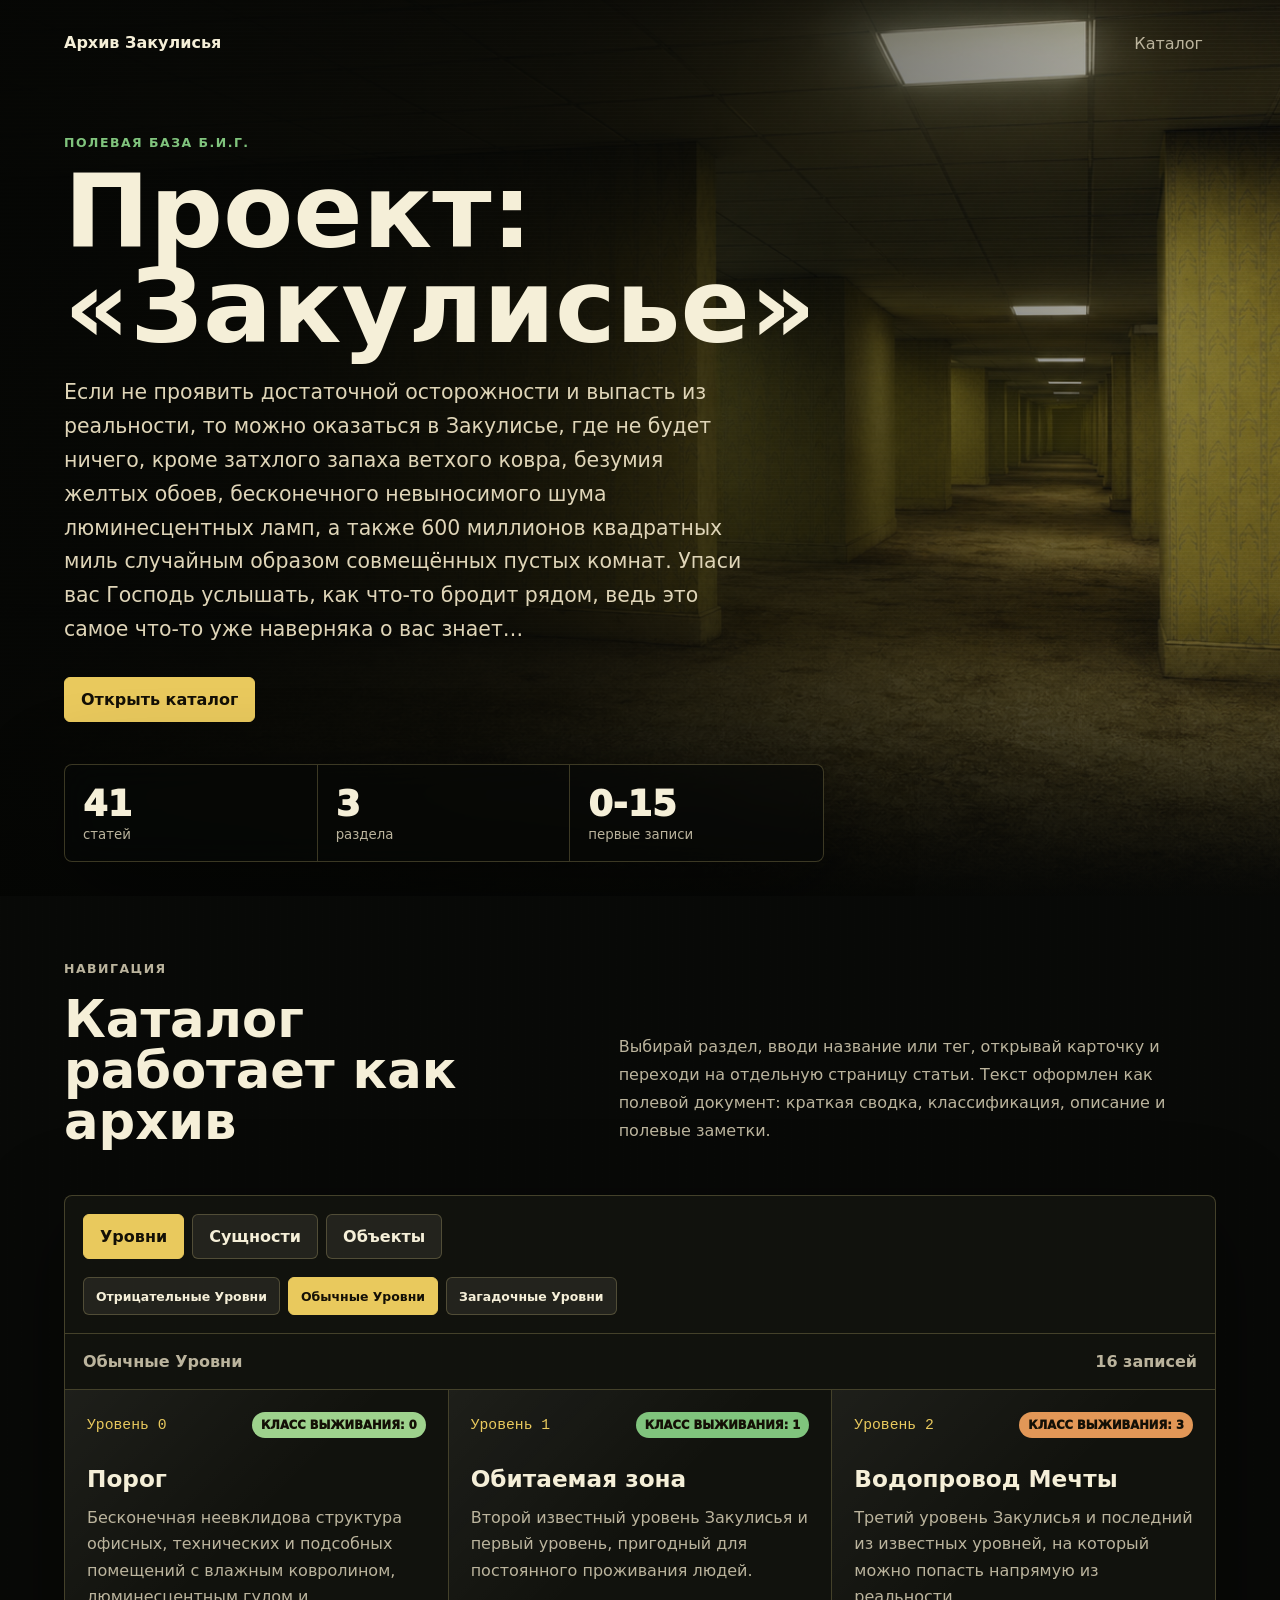
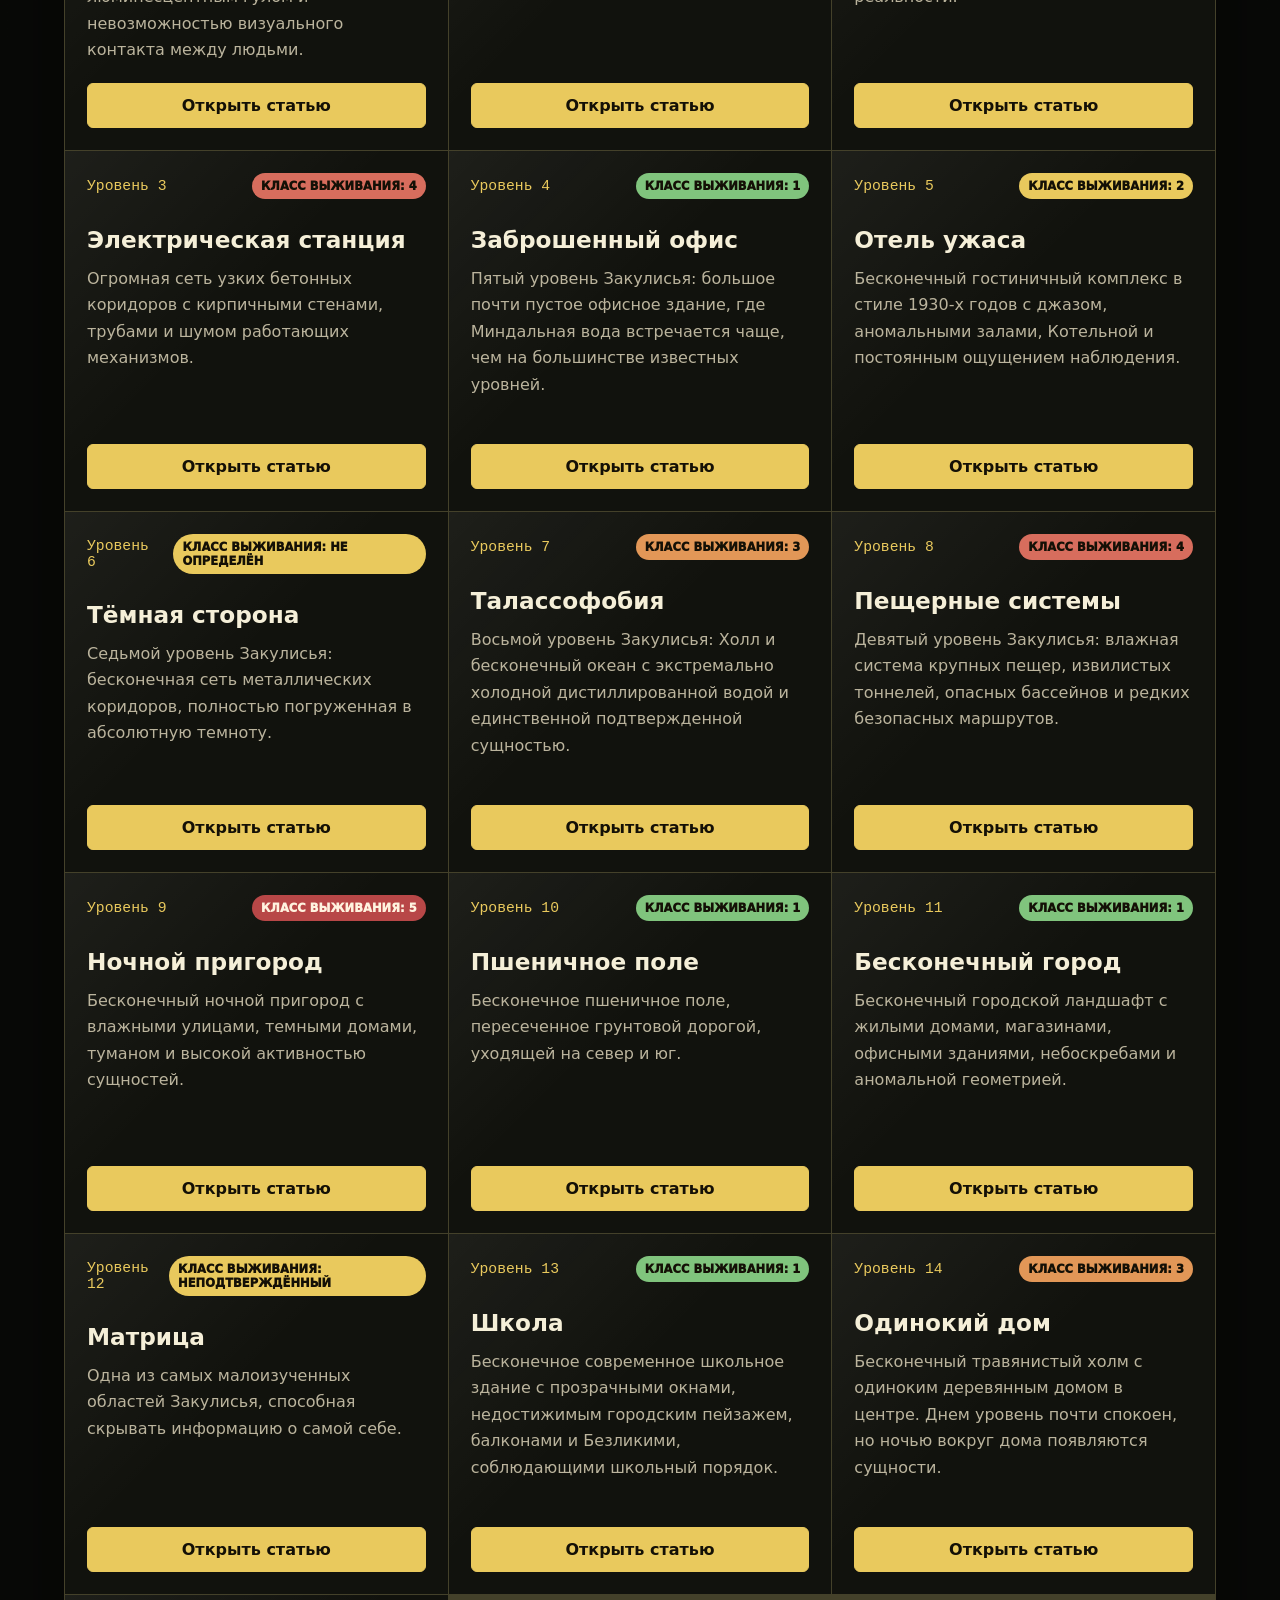
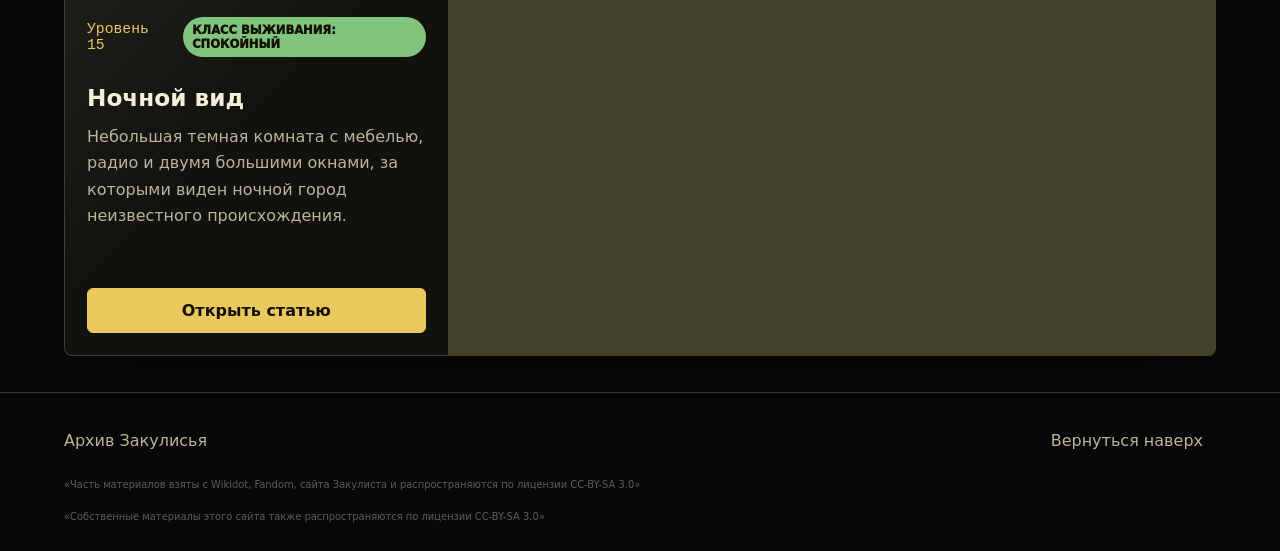
<file: index.html>
<!doctype html>
<html lang="ru">
  <head>
    <meta charset="UTF-8" />
    <meta name="viewport" content="width=device-width, initial-scale=1.0" />
    <title>Архив Закулисья</title>
    <link rel="stylesheet" href="styles.css" />
  </head>
  <body>
    <header class="hero" id="top">
      <nav class="topbar" aria-label="Главная навигация">
        <a class="brand" href="#top" aria-label="Архив Закулисья">Архив Закулисья</a>
        <div class="nav-links">
          <a href="#archive">Каталог</a>
        </div>
      </nav>

      <section class="hero-content">
        <p class="kicker">Полевая база Б.И.Г.</p>
        <h1>Проект: «Закулисье»</h1>
        <p class="lead">
         Если не проявить достаточной осторожности и выпасть из реальности, то можно оказаться в Закулисье, где не будет ничего, кроме затхлого запаха ветхого ковра, безумия желтых обоев, бесконечного невыносимого шума люминесцентных ламп, а также 600 миллионов квадратных миль случайным образом совмещённых пустых комнат. Упаси вас Господь услышать, как что-то бродит рядом, ведь это самое что-то уже наверняка о вас знает…
        </p>
        <div class="hero-actions">
          <a class="button primary" href="#archive">Открыть каталог</a>
        </div>
      </section>

      <aside class="signal-panel" aria-label="Сводка архива">
        <div>
          <span>41</span>
          <small>статей</small>
        </div>
        <div>
          <span>3</span>
          <small>раздела</small>
        </div>
        <div>
          <span>0-15</span>
          <small>первые записи</small>
        </div>
      </aside>
    </header>

    <main>
      <section class="intro">
        <div>
          <p class="section-label">Навигация</p>
          <h2>Каталог работает как архив</h2>
        </div>
        <p>
          Выбирай раздел, вводи название или тег, открывай карточку и переходи
          на отдельную страницу статьи. Текст оформлен как полевой документ: краткая сводка,
          классификация, описание и полевые заметки.
        </p>
      </section>

      <section class="archive-shell" id="archive">
        <div class="controls" role="search">
          <div class="tabs" aria-label="Категории архива">
            <button class="tab active" type="button" data-filter="levels">Уровни</button>
            <button class="tab" type="button" data-filter="entities">Сущности</button>
            <button class="tab" type="button" data-filter="objects">Объекты</button>
          </div>
          <div class="level-subsections" id="levelSubsections" aria-label="Подразделы уровней">
            <button class="subsection-tab" type="button" data-level-section="negative">Отрицательные Уровни</button>
            <button class="subsection-tab active" type="button" data-level-section="normal">Обычные Уровни</button>
            <button class="subsection-tab" type="button" data-level-section="enigmatic">Загадочные Уровни</button>
          </div>
        </div>

        <div class="archive-meta">
          <p id="categoryTitle">Уровни 0-15</p>
          <span id="resultCount">16 записей</span>
        </div>

        <div class="grid" id="cards" aria-live="polite"></div>
      </section>
    </main>

    <footer>
      <span>Архив Закулисья</span>
      <a href="#top">Вернуться наверх</a>
      <small class="license-note">«Часть материалов взяты с Wikidot, Fandom, сайта Закулиста и распространяются по лицензии CC-BY-SA 3.0»</small>
      <small class="license-note">«Собственные материалы этого сайта также распространяются по лицензии CC-BY-SA 3.0»</small>
    </footer>

    <script>
      const script = document.createElement("script");
      script.src = `script.js?v=${Date.now()}`;
      document.body.appendChild(script);
    </script>
  </body>
</html>
</file>
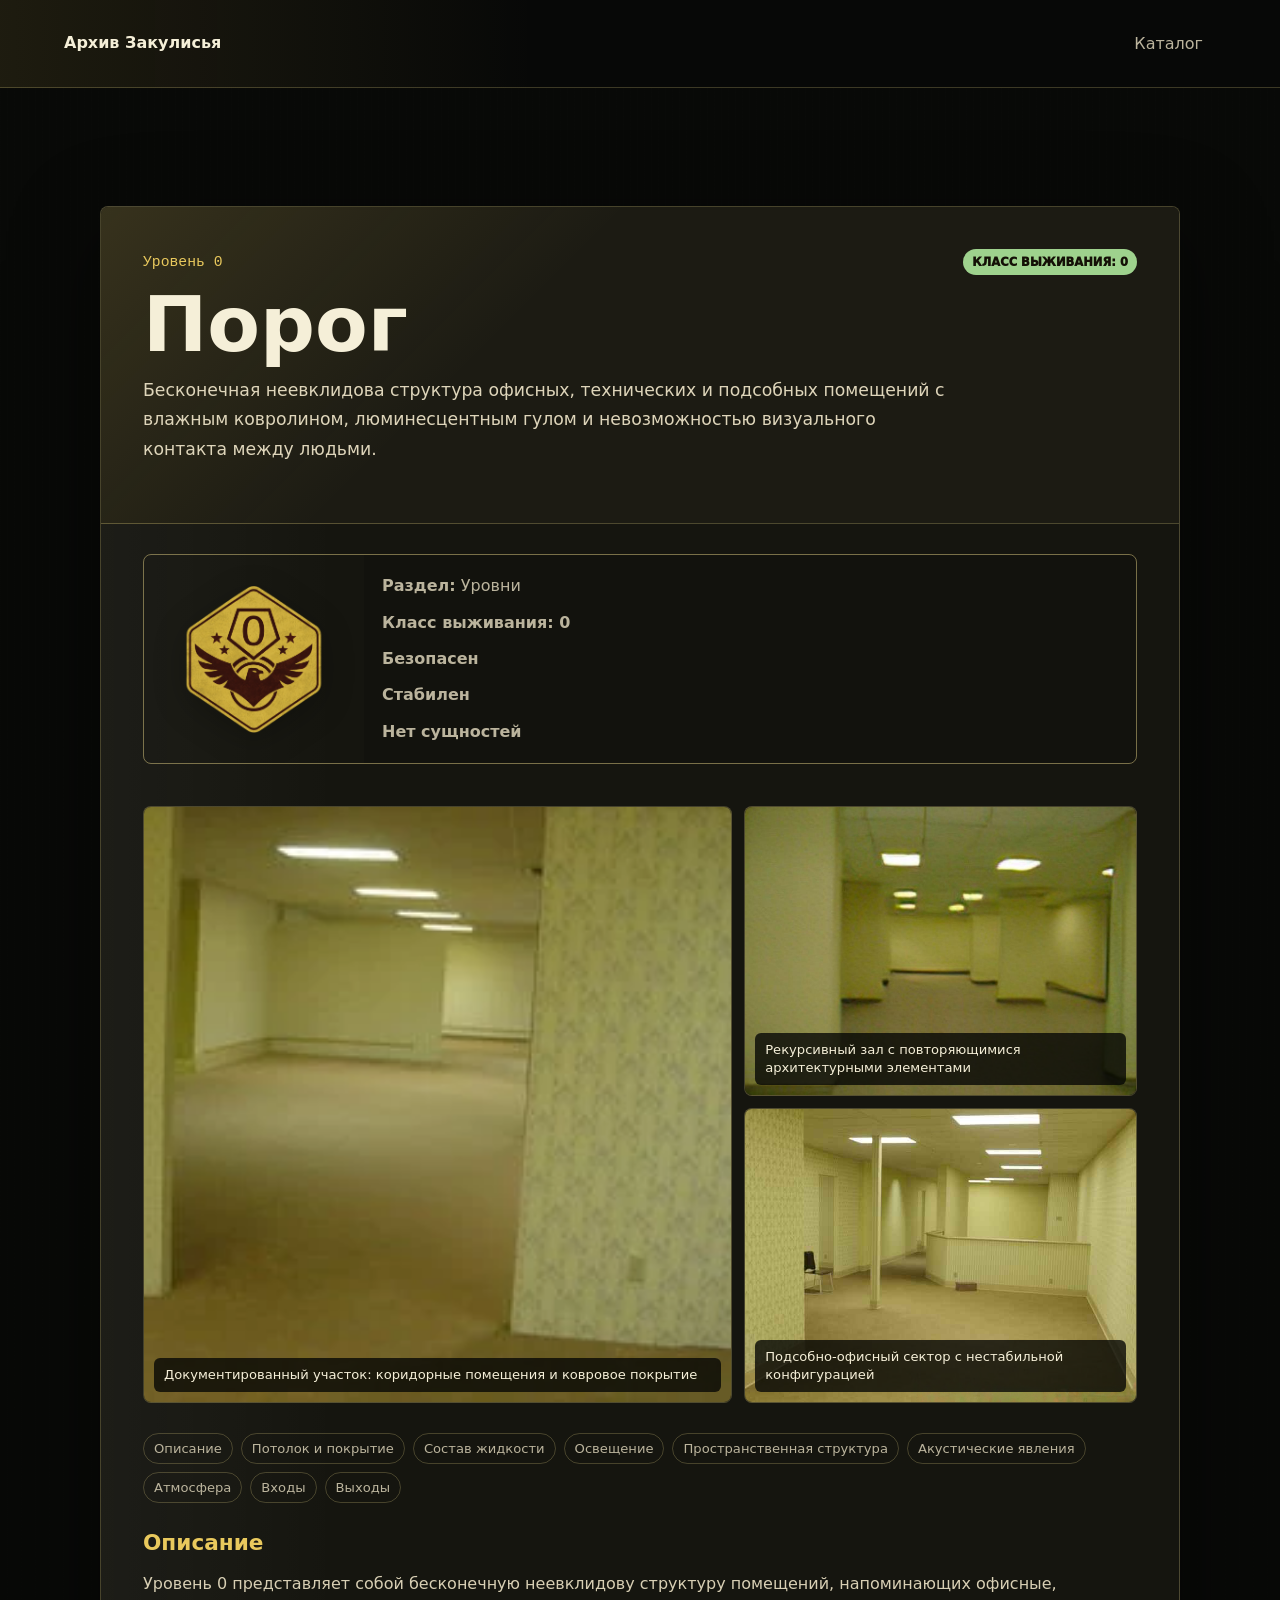
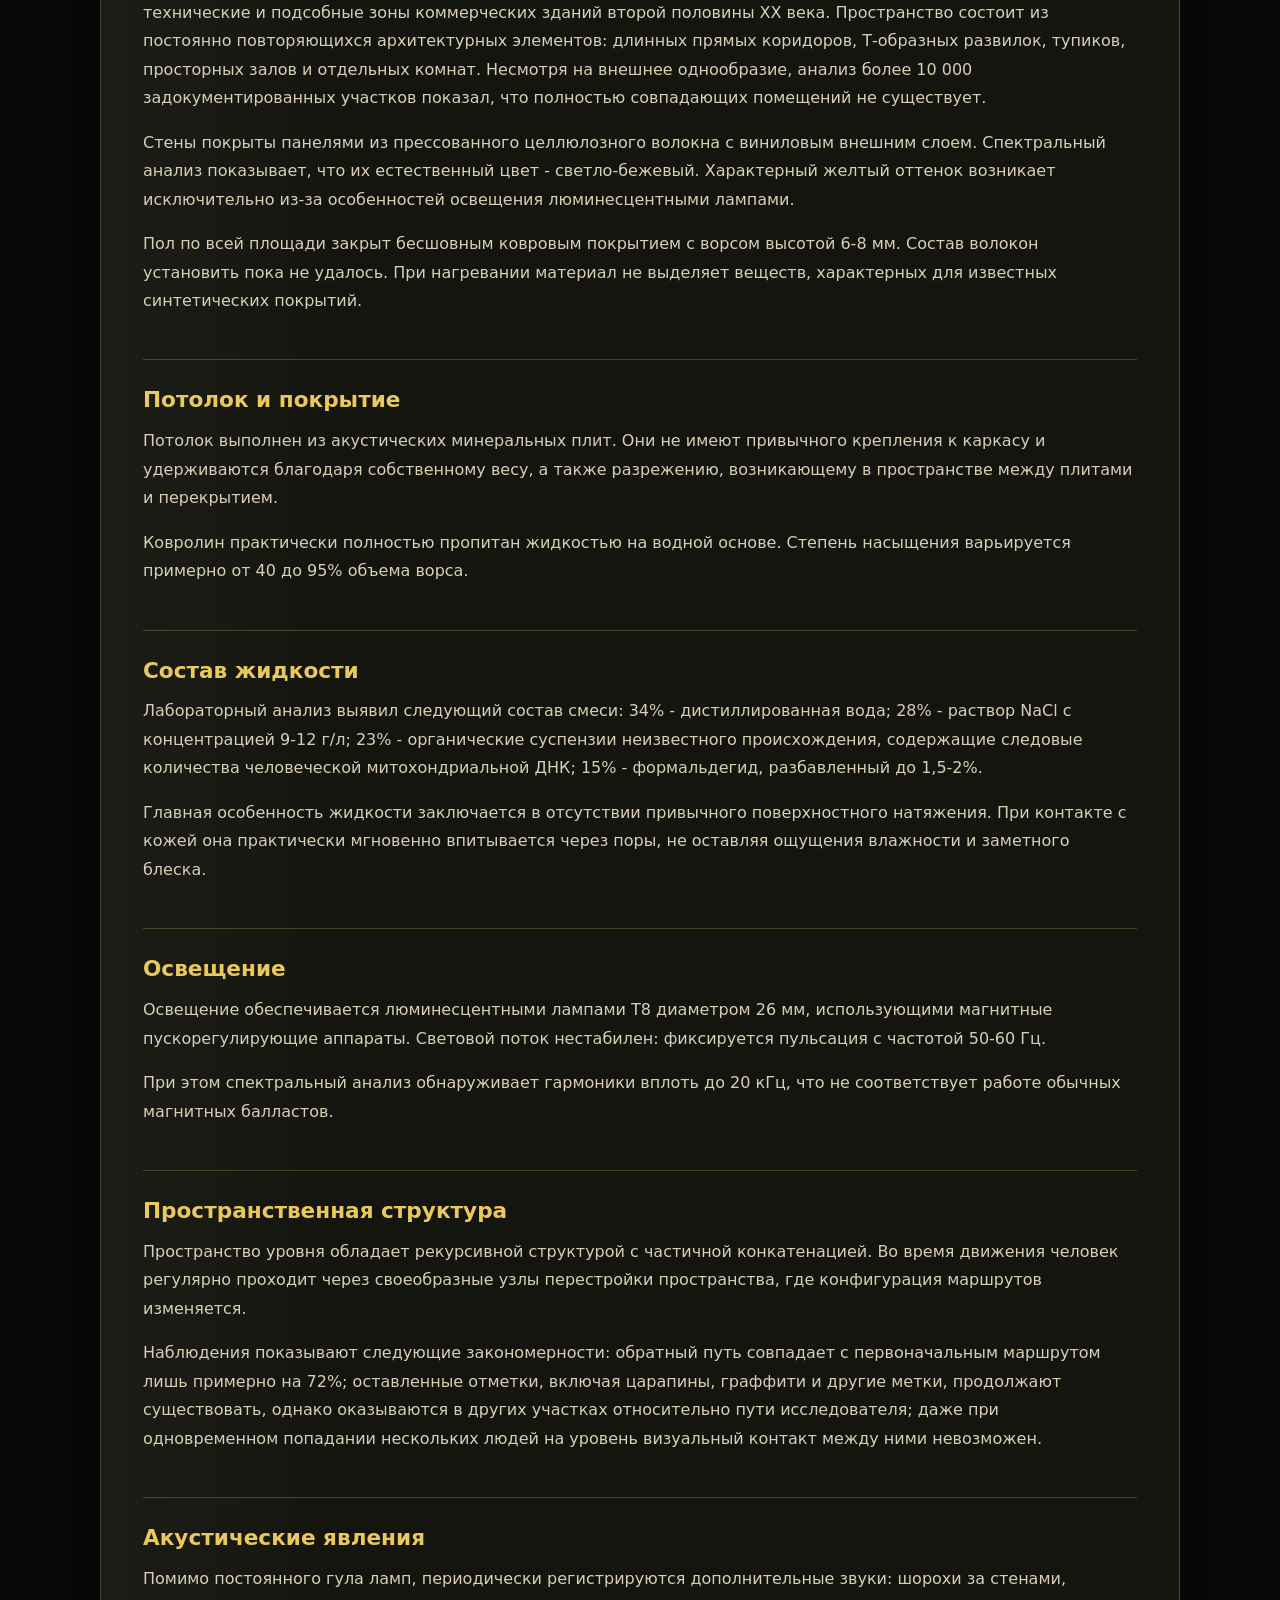
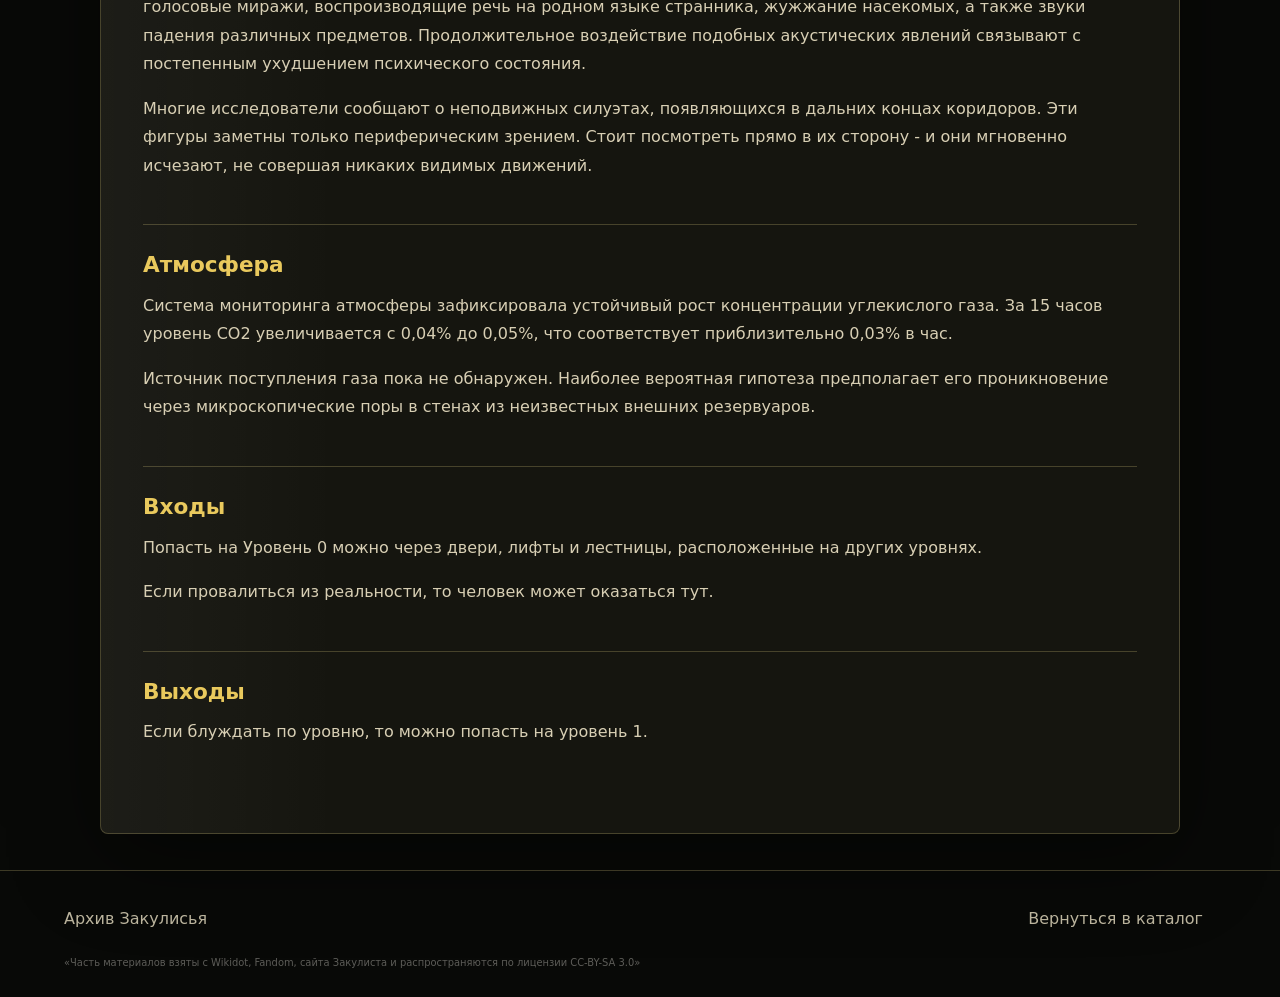
<file: article.html>
<!doctype html>
<html lang="ru">
  <head>
    <meta charset="UTF-8" />
    <meta name="viewport" content="width=device-width, initial-scale=1.0" />
    <title>Статья - Архив Закулисья</title>
    <link rel="stylesheet" href="styles.css" />
  </head>
  <body class="article-view">
    <header class="article-top">
      <nav class="topbar" aria-label="Навигация статьи">
        <a class="brand" href="index.html">Архив Закулисья</a>
        <div class="nav-links">
          <a href="index.html#archive">Каталог</a>
        </div>
      </nav>
    </header>

    <main class="article-main">
      <section class="reader-shell" aria-live="polite">
        <article class="article-page" id="articlePage"></article>
      </section>
    </main>

    <footer>
      <span>Архив Закулисья</span>
      <a href="index.html#archive">Вернуться в каталог</a>
      <small class="license-note">«Часть материалов взяты с Wikidot, Fandom, сайта Закулиста и распространяются по лицензии CC-BY-SA 3.0»</small>
    </footer>

    <script>
      const script = document.createElement("script");
      script.src = `script.js?v=${Date.now()}`;
      document.body.appendChild(script);
    </script>
  </body>
</html>
</file>
<file: styles.css>
:root {
  color-scheme: dark;
  --bg: #080907;
  --paper: #15150f;
  --paper-soft: #1c1b13;
  --panel: rgba(19, 20, 15, 0.9);
  --panel-strong: #11120d;
  --line: rgba(230, 211, 135, 0.24);
  --line-strong: rgba(230, 211, 135, 0.48);
  --text: #f5efd8;
  --muted: #bbb49d;
  --amber: #e9c95d;
  --green: #80c47d;
  --red: #d76d5d;
  --blue: #7eb8cb;
  --ink: #141006;
  --shadow: 0 24px 90px rgba(0, 0, 0, 0.46);
  font-family:
    Inter, ui-sans-serif, system-ui, -apple-system, BlinkMacSystemFont, "Segoe UI",
    sans-serif;
}

* {
  box-sizing: border-box;
}

html {
  scroll-behavior: smooth;
}

body {
  margin: 0;
  background:
    linear-gradient(180deg, rgba(8, 9, 7, 0.78), var(--bg) 44%),
    repeating-linear-gradient(90deg, rgba(255, 255, 255, 0.018) 0 1px, transparent 1px 7px),
    var(--bg);
  color: var(--text);
  overflow-x: hidden;
}

a {
  color: inherit;
}

h1,
h2,
h3,
p,
a,
button,
span,
small {
  overflow-wrap: anywhere;
}

button,
input {
  font: inherit;
}

.hero {
  min-height: 92vh;
  position: relative;
  display: grid;
  grid-template-rows: auto 1fr auto;
  padding: 24px clamp(18px, 5vw, 72px) 34px;
  overflow: hidden;
  isolation: isolate;
}

.hero::before {
  content: "";
  position: absolute;
  inset: 0;
  z-index: -2;
  background-image: url("assets/backrooms-hero.png");
  background-size: cover;
  background-position: center;
  transform: scale(1.02);
}

.hero::after {
  content: "";
  position: absolute;
  inset: 0;
  z-index: -1;
  background:
    linear-gradient(90deg, rgba(5, 6, 4, 0.92) 0%, rgba(5, 6, 4, 0.7) 46%, rgba(5, 6, 4, 0.24) 100%),
    linear-gradient(0deg, rgba(8, 9, 7, 0.98) 0%, transparent 34%),
    repeating-linear-gradient(0deg, rgba(255, 255, 255, 0.03) 0 1px, transparent 1px 4px);
}

.topbar,
footer {
  display: flex;
  align-items: center;
  justify-content: space-between;
  gap: 18px;
}

.brand {
  font-weight: 900;
  text-decoration: none;
  line-height: 1.15;
}

.nav-links {
  display: flex;
  flex-wrap: wrap;
  gap: 8px;
}

.nav-links a,
footer a {
  color: var(--muted);
  text-decoration: none;
  border: 1px solid transparent;
  padding: 9px 12px;
}

.nav-links a:hover,
footer a:hover {
  color: var(--text);
  border-color: var(--line);
}

.article-top {
  padding: 24px clamp(18px, 5vw, 72px);
  border-bottom: 1px solid var(--line);
  background:
    linear-gradient(90deg, rgba(232, 201, 90, 0.1), transparent 42%),
    rgba(7, 8, 7, 0.92);
}

.hero-content {
  align-self: center;
  width: min(820px, 100%);
  padding: 72px 0 42px;
}

.kicker,
.section-label {
  margin: 0 0 14px;
  color: var(--green);
  font-size: 0.78rem;
  font-weight: 900;
  letter-spacing: 0.12em;
  text-transform: uppercase;
}

h1,
h2,
h3,
h4,
p {
  margin-top: 0;
}

h1 {
  margin-bottom: 22px;
  font-size: clamp(2.6rem, 8vw, 6.8rem);
  line-height: 0.93;
  letter-spacing: 0;
  max-width: 13ch;
}

h2 {
  margin-bottom: 14px;
  font-size: clamp(2rem, 4vw, 4.4rem);
  line-height: 1;
  letter-spacing: 0;
}

h3 {
  line-height: 1.15;
}

.lead {
  max-width: 690px;
  color: #dfd5b8;
  font-size: clamp(1.04rem, 2vw, 1.28rem);
  line-height: 1.65;
}

.hero-actions {
  display: flex;
  flex-wrap: wrap;
  gap: 12px;
  margin-top: 30px;
}

.button,
.tab,
.subsection-tab,
.open-article {
  border: 1px solid var(--line);
  border-radius: 6px;
  background: rgba(246, 240, 220, 0.08);
  color: var(--text);
  min-height: 44px;
  padding: 12px 16px;
  text-decoration: none;
  font-weight: 900;
  cursor: pointer;
}

.button.primary,
.tab.active,
.subsection-tab.active,
.open-article {
  background: var(--amber);
  color: var(--ink);
  border-color: var(--amber);
}

.button.secondary:hover,
.tab:not(.active):hover,
.subsection-tab:not(.active):hover {
  border-color: rgba(232, 201, 90, 0.72);
  background: rgba(232, 201, 90, 0.12);
}

.signal-panel {
  display: grid;
  grid-template-columns: repeat(3, minmax(0, 1fr));
  width: min(760px, 100%);
  border: 1px solid var(--line);
  border-radius: 8px;
  background: rgba(7, 8, 7, 0.7);
  backdrop-filter: blur(16px);
  box-shadow: var(--shadow);
  overflow: hidden;
}

.signal-panel div {
  padding: 18px;
  border-right: 1px solid var(--line);
}

.signal-panel div:last-child {
  border-right: 0;
}

.signal-panel span {
  display: block;
  font-size: clamp(1.4rem, 3vw, 2.2rem);
  font-weight: 950;
}

.signal-panel small {
  color: var(--muted);
}

main {
  padding: 62px clamp(18px, 5vw, 72px) 36px;
}

.article-main {
  padding-top: 42px;
}

.intro {
  display: grid;
  grid-template-columns: minmax(240px, 0.8fr) minmax(280px, 1fr);
  gap: clamp(24px, 6vw, 86px);
  align-items: end;
  max-width: 1180px;
  margin: 0 auto 34px;
}

.intro p {
  color: var(--muted);
  line-height: 1.75;
}

.archive-shell {
  max-width: 1280px;
  margin: 0 auto;
  border: 1px solid var(--line);
  border-radius: 8px;
  background: var(--panel);
  box-shadow: var(--shadow);
  overflow: hidden;
}

.controls {
  display: grid;
  grid-template-columns: 1fr;
  gap: 16px;
  align-items: end;
  padding: 18px;
  border-bottom: 1px solid var(--line);
}

.tabs {
  display: flex;
  flex-wrap: wrap;
  gap: 8px;
}

.level-subsections {
  grid-column: 1 / -1;
  display: flex;
  flex-wrap: wrap;
  gap: 8px;
  padding-top: 2px;
}

.level-subsections.is-hidden {
  display: none;
}

.subsection-tab {
  min-height: 38px;
  padding: 9px 12px;
  font-size: 0.78rem;
}

.archive-meta {
  display: flex;
  align-items: center;
  justify-content: space-between;
  gap: 14px;
  padding: 18px;
  border-bottom: 1px solid var(--line);
  color: var(--muted);
}

.archive-meta p,
.archive-meta span {
  margin: 0;
  font-weight: 900;
}

.grid {
  display: grid;
  grid-template-columns: repeat(3, minmax(0, 1fr));
  gap: 1px;
  background: var(--line);
}

.card {
  min-height: 360px;
  display: flex;
  flex-direction: column;
  padding: 22px;
  background:
    linear-gradient(135deg, rgba(255, 255, 255, 0.055), transparent 44%),
    var(--panel-strong);
}

.card:hover {
  background:
    linear-gradient(135deg, rgba(232, 201, 90, 0.12), transparent 50%),
    #17180f;
}

.card-top,
.article-meta {
  display: flex;
  align-items: center;
  justify-content: space-between;
  gap: 12px;
}

.card-top {
  margin-bottom: 28px;
}

.number,
.doc-code {
  color: var(--amber);
  font-family: "Courier New", monospace;
  font-size: 0.92rem;
}

.danger,
.state-pill {
  color: var(--ink);
  background: var(--amber);
  border-radius: 999px;
  padding: 6px 9px;
  font-size: 0.72rem;
  font-weight: 950;
  text-transform: uppercase;
}

.danger.class-0,
.state-pill.class-0 {
  background: #9ed28d;
}

.danger.class-1,
.state-pill.class-1,
.danger.class-CALM,
.state-pill.class-CALM,
.danger.safe,
.state-pill.safe {
  background: var(--green);
}

.danger.class-2,
.state-pill.class-2,
.danger.warning,
.state-pill.warning {
  background: var(--amber);
}

.danger.class-3,
.state-pill.class-3 {
  background: #e29757;
}

.danger.class-4,
.state-pill.class-4 {
  background: var(--red);
}

.danger.class-5,
.state-pill.class-5 {
  background: #b84747;
  color: #fff3df;
}

.danger.hostile,
.state-pill.hostile {
  background: var(--red);
}

.danger.unknown,
.state-pill.unknown {
  background: var(--blue);
}

.card h3 {
  margin-bottom: 12px;
  font-size: 1.45rem;
}

.card p {
  color: var(--muted);
  line-height: 1.65;
}

.open-article {
  display: inline-flex;
  align-items: center;
  justify-content: center;
  width: 100%;
  margin-top: auto;
  text-align: center;
}

.reader-shell {
  max-width: 1080px;
  margin: 76px auto 0;
}

.article-page {
  min-height: 720px;
  border: 1px solid var(--line);
  border-radius: 8px;
  background:
    linear-gradient(90deg, rgba(255, 255, 255, 0.035), transparent 22%),
    var(--paper);
  box-shadow: var(--shadow);
  overflow: hidden;
}

.article-header {
  padding: clamp(22px, 4vw, 42px);
  border-bottom: 1px solid var(--line);
  background:
    linear-gradient(135deg, rgba(232, 201, 90, 0.13), transparent 38%),
    var(--paper-soft);
}

.article-header h2 {
  max-width: 920px;
  margin: 12px 0 12px;
  font-size: clamp(2.1rem, 6vw, 5.2rem);
}

.article-subtitle {
  max-width: 820px;
  color: #ded5ba;
  font-size: 1.08rem;
  line-height: 1.7;
}

.survival-box {
  display: grid;
  grid-template-columns: minmax(160px, 220px) 1fr;
  margin: clamp(18px, 4vw, 30px) clamp(22px, 4vw, 42px) 0;
  border: 1px solid var(--line-strong);
  border-radius: 8px;
  overflow: hidden;
}

.survival-grade {
  display: flex;
  align-items: center;
  justify-content: center;
  min-height: 120px;
  background: transparent;
  color: inherit;
  text-align: center;
  padding: 18px;
}

.survival-grade.class-0 {
  background: transparent;
}

.survival-grade.class-1 {
  background: transparent;
}

.survival-grade.class-3 {
  background: transparent;
}

.survival-grade.class-4 {
  background: transparent;
}

.survival-grade.class-5 {
  background: transparent;
  color: inherit;
}

.difficulty-icon {
  width: clamp(96px, 14vw, 148px);
  height: clamp(96px, 14vw, 148px);
  display: block;
  object-fit: contain;
  margin: 0 auto;
  filter: drop-shadow(0 8px 16px rgba(0, 0, 0, 0.24));
}

.survival-copy {
  display: grid;
  gap: 10px;
  padding: 18px;
  background: rgba(0, 0, 0, 0.16);
}

.survival-copy p {
  margin: 0;
  color: var(--muted);
  line-height: 1.65;
}

.article-body {
  padding: clamp(22px, 4vw, 42px);
}

.article-gallery {
  display: grid;
  grid-template-columns: 1.2fr 0.8fr;
  gap: 12px;
  margin: 0 0 30px;
}

.article-gallery figure {
  min-height: 210px;
  margin: 0;
  position: relative;
  border: 1px solid var(--line);
  border-radius: 8px;
  background:
    linear-gradient(135deg, rgba(232, 201, 90, 0.14), transparent),
    #10110d;
  overflow: hidden;
}

.article-gallery figure:first-child {
  grid-row: span 2;
  min-height: 438px;
}

.article-gallery img {
  width: 100%;
  height: 100%;
  display: block;
  object-fit: cover;
}

.article-gallery figcaption {
  position: absolute;
  left: 10px;
  right: 10px;
  bottom: 10px;
  border-radius: 6px;
  background: rgba(5, 6, 4, 0.78);
  color: var(--text);
  padding: 8px 10px;
  font-size: 0.82rem;
  line-height: 1.4;
}

.article-gallery .image-note {
  grid-column: 1 / -1;
  min-height: 220px;
  background: rgba(255, 255, 255, 0.04);
  border: 1px dashed rgba(205, 196, 165, 0.38);
}

.article-gallery .image-note figcaption {
  position: static;
  min-height: 220px;
  display: grid;
  place-items: center;
  background: transparent;
  color: var(--muted);
  text-align: center;
  font-size: clamp(1.25rem, 2.4vw, 2rem);
  font-weight: 700;
  line-height: 1.35;
  padding: 28px;
}

.article-gallery .image-missing img {
  display: none;
}

.article-gallery .image-missing::before {
  content: "Добавь файл изображения в нужную папку assets";
  position: absolute;
  inset: 0;
  display: grid;
  place-items: center;
  padding: 22px;
  color: var(--muted);
  text-align: center;
}

.glitch-figure {
  isolation: isolate;
}

.argus-glitch {
  position: absolute;
  inset: 0;
  display: flex;
  align-items: center;
  justify-content: center;
  overflow: hidden;
  background:
    linear-gradient(90deg, #ff004c 0 5%, #00f0ff 5% 11%, #fff200 11% 18%, #1a1aff 18% 24%, #00ff66 24% 31%, #ff7b00 31% 38%, #7a00ff 38% 44%, #e8e6dd 44% 51%, #10110d 51% 58%, #ff004c 58% 66%, #00f0ff 66% 73%, #fff200 73% 80%, #1a1aff 80% 88%, #00ff66 88% 100%);
  animation: argusHue 0.72s steps(2, end) infinite;
}

.argus-glitch::before,
.argus-glitch::after {
  content: "";
  position: absolute;
  inset: -18%;
  z-index: 0;
  background:
    repeating-linear-gradient(0deg, rgba(255, 0, 76, 0.28) 0 4px, transparent 4px 11px),
    repeating-linear-gradient(90deg, rgba(0, 0, 0, 0.48) 0 9px, rgba(0, 240, 255, 0.24) 9px 15px, transparent 15px 24px),
    linear-gradient(135deg, rgba(255, 0, 76, 0.48), rgba(0, 240, 255, 0.42), rgba(255, 242, 0, 0.28));
  mix-blend-mode: hard-light;
  animation: argusStatic 0.22s steps(2, end) infinite;
  pointer-events: none;
}

.argus-glitch::after {
  inset: -28%;
  background:
    repeating-linear-gradient(90deg, transparent 0 13px, rgba(255, 0, 76, 0.38) 13px 15px, transparent 15px 31px),
    repeating-linear-gradient(0deg, rgba(255, 0, 76, 0.4) 0 8px, rgba(0, 240, 255, 0.34) 8px 16px, rgba(255, 242, 0, 0.24) 16px 24px, rgba(20, 20, 255, 0.32) 24px 32px);
  mix-blend-mode: screen;
  animation: argusTear 0.34s steps(4, end) infinite;
}

.article-gallery .argus-symbol {
  position: absolute;
  z-index: 2;
  width: min(72%, 360px);
  height: auto;
  display: block;
  object-fit: contain;
  image-rendering: auto;
  filter:
    drop-shadow(7px 0 rgba(255, 0, 76, 0.82))
    drop-shadow(-7px 0 rgba(0, 240, 255, 0.82))
    drop-shadow(0 0 18px rgba(255, 255, 255, 0.54));
  mix-blend-mode: screen;
}

.article-gallery .argus-symbol-main {
  z-index: 4;
  opacity: 0.98;
  filter:
    drop-shadow(0 0 18px rgba(255, 255, 255, 0.72))
    drop-shadow(0 0 38px rgba(0, 240, 255, 0.38));
  animation: argusJitter 0.28s steps(2, end) infinite;
}

.article-gallery .argus-symbol-red {
  z-index: 1;
  opacity: 0.42;
  filter:
    sepia(1)
    saturate(16)
    hue-rotate(300deg)
    drop-shadow(12px 0 rgba(255, 0, 76, 0.95));
  mix-blend-mode: screen;
  animation: argusRedShift 0.2s steps(2, end) infinite;
}

.article-gallery .argus-symbol-blue {
  z-index: 1;
  opacity: 0.45;
  filter:
    sepia(1)
    saturate(14)
    hue-rotate(145deg)
    drop-shadow(-12px 0 rgba(0, 240, 255, 0.95));
  mix-blend-mode: screen;
  animation: argusBlueShift 0.24s steps(2, end) infinite;
}

@keyframes argusHue {
  0% {
    filter: hue-rotate(0deg) saturate(1.4) contrast(1.35);
  }
  28% {
    filter: hue-rotate(190deg) saturate(2.2) contrast(1.75);
  }
  63% {
    filter: hue-rotate(80deg) saturate(2.6) contrast(1.95) invert(0.12);
  }
  100% {
    filter: hue-rotate(330deg) saturate(1.8) contrast(1.45);
  }
}

@keyframes argusStatic {
  0% {
    transform: translate(0, 0) skewX(0deg) scale(1.04);
  }
  33% {
    transform: translate(-8%, 5%) skewX(12deg) scale(1.12);
  }
  66% {
    transform: translate(7%, -6%) skewX(-10deg) scale(1.08);
  }
  100% {
    transform: translate(2%, 3%) skewX(4deg) scale(1.1);
  }
}

@keyframes argusTear {
  0% {
    transform: translateX(-18%) translateY(0) scaleX(1.18);
    opacity: 0.84;
  }
  40% {
    transform: translateX(16%) translateY(-5%) scaleX(0.88);
    opacity: 1;
  }
  100% {
    transform: translateX(-7%) translateY(4%) scaleX(1.08);
    opacity: 0.8;
  }
}

@keyframes argusJitter {
  0% {
    transform: translate(0, 0);
  }
  50% {
    transform: translate(8px, -5px) skewX(2deg);
  }
  100% {
    transform: translate(-6px, 4px) skewX(-2deg);
  }
}

@keyframes argusRedShift {
  0% {
    transform: translate(14px, -4px) scaleX(1.03) skewX(3deg);
  }
  50% {
    transform: translate(-22px, 9px) scaleY(0.98) skewX(-6deg);
  }
  100% {
    transform: translate(8px, 3px) scaleX(1.08) skewX(4deg);
  }
}

@keyframes argusBlueShift {
  0% {
    transform: translate(-16px, 5px) scaleY(1.04) skewX(-4deg);
  }
  50% {
    transform: translate(20px, -10px) scaleX(0.95) skewX(7deg);
  }
  100% {
    transform: translate(-9px, -3px) scaleY(1.08) skewX(-3deg);
  }
}

.toc {
  display: flex;
  flex-wrap: wrap;
  gap: 8px;
  margin-bottom: 28px;
}

.toc span {
  border: 1px solid var(--line);
  border-radius: 999px;
  color: var(--muted);
  padding: 7px 10px;
  font-size: 0.82rem;
}

.article-section {
  padding: 28px 0;
  border-top: 1px solid var(--line);
}

.article-section:first-of-type {
  border-top: 0;
  padding-top: 0;
}

.article-section h3 {
  margin-bottom: 14px;
  color: var(--amber);
  font-size: 1.35rem;
}

.article-section p {
  color: #d8cfb4;
  line-height: 1.78;
}

.infection-stages {
  display: grid;
  gap: 10px;
  margin-top: 18px;
}

.infection-stage {
  display: grid;
  grid-template-columns: minmax(160px, 220px) 1fr;
  gap: 16px;
  padding: 14px;
  border: 1px solid rgba(180, 51, 51, 0.42);
  border-radius: 6px;
  background: rgba(92, 24, 24, 0.18);
}

.infection-stage div {
  display: grid;
  gap: 6px;
  align-content: start;
}

.infection-stage-label {
  color: var(--amber);
  font-size: 0.78rem;
  font-weight: 900;
  text-transform: uppercase;
}

.infection-stage strong {
  color: #fff0d0;
}

.infection-stage p {
  margin: 0;
}

.transcript-sheet {
  margin-top: 18px;
  padding: clamp(18px, 3vw, 28px);
  border: 1px solid rgba(205, 196, 165, 0.42);
  border-radius: 4px;
  background:
    linear-gradient(180deg, rgba(255, 250, 226, 0.94), rgba(224, 214, 180, 0.94)),
    #efe6c8;
  box-shadow: 0 18px 38px rgba(0, 0, 0, 0.26);
}

.transcript-sheet p {
  display: grid;
  grid-template-columns: minmax(120px, 180px) 1fr;
  gap: 12px;
  margin: 0;
  padding: 10px 0;
  border-bottom: 1px solid rgba(72, 55, 28, 0.18);
  color: #2d2418;
  font-family: "Courier New", Courier, monospace;
  line-height: 1.55;
}

.transcript-sheet p:last-child {
  border-bottom: 0;
}

.transcript-sheet strong {
  color: #11100c;
  text-transform: uppercase;
  letter-spacing: 0.03em;
}

.transcript-sheet span {
  color: #2d2418;
}

.empty-state {
  min-height: 260px;
}

footer {
  padding: 28px clamp(18px, 5vw, 72px);
  color: var(--muted);
  border-top: 1px solid var(--line);
  flex-wrap: wrap;
}

.license-note {
  flex-basis: 100%;
  color: rgba(232, 230, 221, 0.38);
  font-size: 0.62rem;
  line-height: 1.35;
}

@media (max-width: 980px) {
  .hero {
    min-height: 700px;
  }

  .controls,
  .intro {
    grid-template-columns: 1fr;
  }

  .grid {
    grid-template-columns: repeat(2, minmax(0, 1fr));
  }
}

@media (max-width: 680px) {
  body {
    background:
      linear-gradient(180deg, rgba(8, 9, 7, 0.9), var(--bg) 38%),
      var(--bg);
  }

  .hero {
    min-height: 620px;
    padding: 18px 14px;
  }

  .topbar,
  footer {
    align-items: flex-start;
    flex-direction: column;
    gap: 10px;
  }

  .article-top {
    padding: 16px 14px;
  }

  .brand {
    font-size: 1rem;
  }

  .nav-links,
  .hero-actions,
  .tabs {
    width: 100%;
  }

  .nav-links a {
    min-height: 40px;
    padding: 8px 10px;
  }

  .hero-content {
    padding: 38px 0 28px;
  }

  h1 {
    max-width: 100%;
    margin-bottom: 16px;
    font-size: clamp(2.15rem, 14vw, 3.4rem);
    line-height: 0.98;
  }

  h2 {
    font-size: clamp(1.7rem, 9vw, 2.55rem);
    line-height: 1.05;
  }

  .lead {
    font-size: 1rem;
    line-height: 1.55;
  }

  .button,
  .tab,
  .subsection-tab,
  .open-article {
    width: 100%;
    min-height: 46px;
    padding: 11px 12px;
  }

  .tabs,
  .level-subsections {
    display: grid;
    grid-template-columns: 1fr;
  }

  .signal-panel,
  .survival-box,
  .article-gallery {
    grid-template-columns: 1fr;
  }

  .signal-panel div {
    border-right: 0;
    border-bottom: 1px solid var(--line);
  }

  .signal-panel div:last-child {
    border-bottom: 0;
  }

  main {
    padding: 38px 14px 28px;
  }

  .article-main {
    padding-top: 18px;
  }

  .intro {
    margin-bottom: 24px;
  }

  .intro p,
  .card p,
  .article-subtitle,
  .article-section p {
    line-height: 1.62;
  }

  .archive-shell,
  .article-page {
    border-radius: 6px;
  }

  .controls,
  .archive-meta {
    padding: 14px;
  }

  .archive-meta {
    align-items: flex-start;
    flex-direction: column;
  }

  .grid {
    grid-template-columns: 1fr;
  }

  .card {
    min-height: auto;
    padding: 18px;
  }

  .card-top {
    margin-bottom: 18px;
  }

  .card h3 {
    font-size: 1.28rem;
  }

  .reader-shell {
    margin: 0 auto;
  }

  .article-page {
    min-height: auto;
  }

  .article-meta {
    align-items: flex-start;
    flex-direction: column;
  }

  .article-header,
  .article-body {
    padding: 18px;
  }

  .article-header h2 {
    font-size: clamp(2rem, 13vw, 3.35rem);
    line-height: 1;
  }

  .article-subtitle {
    font-size: 0.98rem;
  }

  .survival-box {
    margin: 16px 18px 0;
  }

  .survival-grade {
    min-height: 96px;
    padding: 14px;
  }

  .difficulty-icon {
    width: min(42vw, 128px);
    height: min(42vw, 128px);
  }

  .survival-copy {
    padding: 14px;
  }

  .survival-copy p {
    line-height: 1.5;
  }

  .article-gallery {
    gap: 10px;
    margin-bottom: 22px;
  }

  .article-gallery figure,
  .article-gallery figure:first-child {
    min-height: auto;
    aspect-ratio: 4 / 3;
    grid-row: auto;
  }

  .article-gallery figcaption {
    position: static;
    border-radius: 0;
    background: rgba(5, 6, 4, 0.88);
  }

  .toc {
    gap: 6px;
    margin-bottom: 20px;
  }

  .toc span {
    border-radius: 6px;
    font-size: 0.78rem;
  }

  .article-section {
    padding: 22px 0;
  }

  .infection-stage {
    grid-template-columns: 1fr;
    gap: 10px;
  }

  footer {
    padding: 22px 14px;
  }
}

@media (max-width: 390px) {
  .hero {
    min-height: 580px;
  }

  .signal-panel span {
    font-size: 1.35rem;
  }

  .danger,
  .state-pill {
    font-size: 0.66rem;
  }
}
</file>
